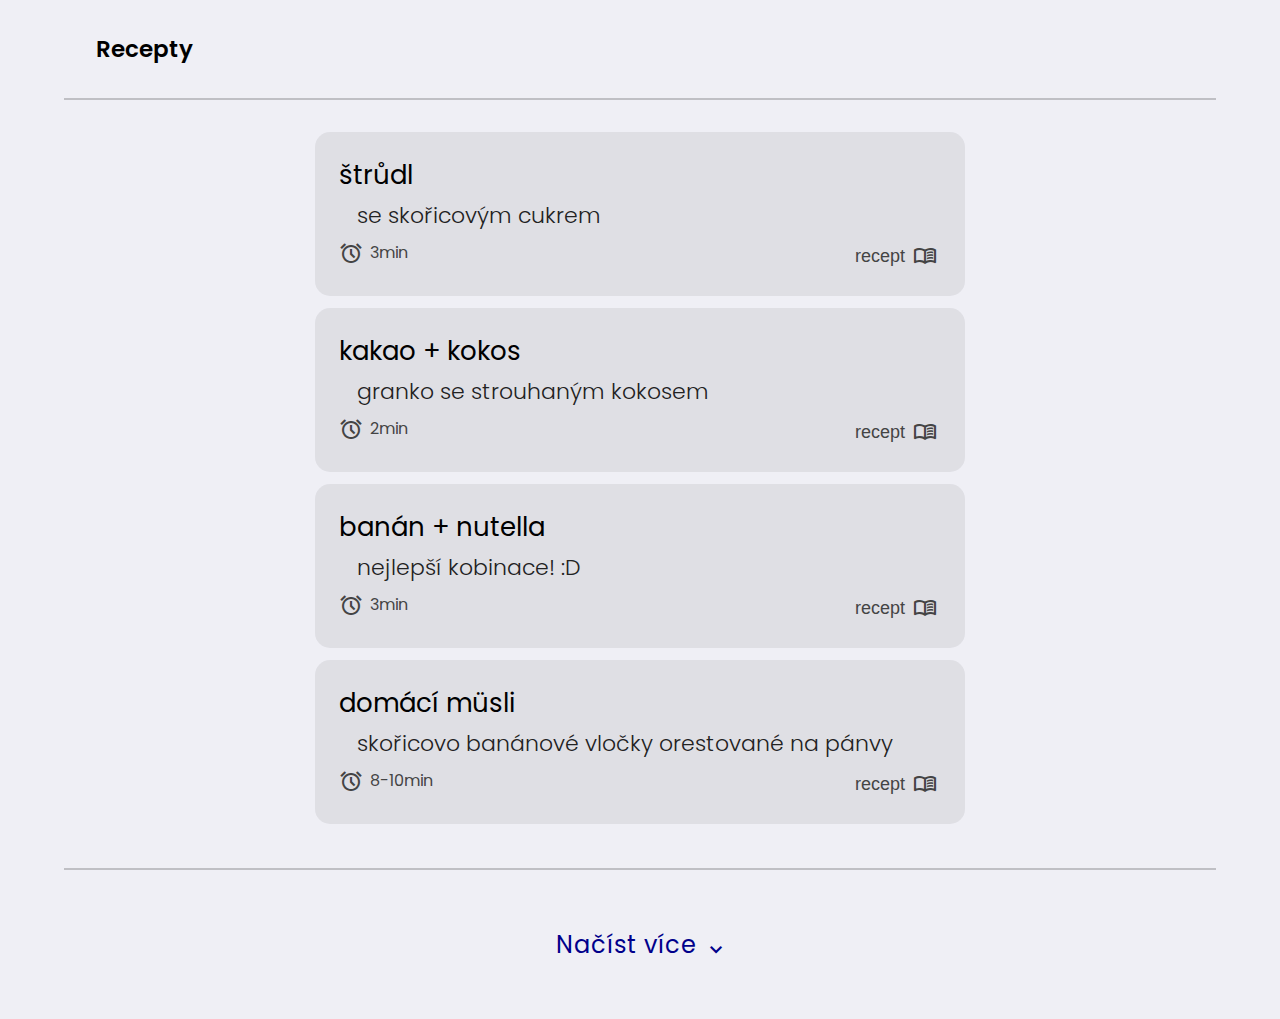
<file: index.html>
<!DOCTYPE html>
<html lang="en">

<head>
    <meta charset="UTF-8">
    <meta http-equiv="X-UA-Compatible" content="IE=edge">
    <meta name="viewport" content="width=device-width, initial-scale=1.0">
    <title>Repecty na vločky</title>
    <script src="recepty_dev.js"></script>
    <script src="script.js"></script>
    <link rel="stylesheet" href="style.css">
    <link rel="stylesheet" href="recept.css">
    <link rel="stylesheet"
        href="https://fonts.googleapis.com/css2?family=Material+Symbols+Outlined:opsz,wght,FILL,GRAD@20..48,100..700,0..1,-50..200" />
    <link rel="preconnect" href="https://fonts.googleapis.com">
    <link rel="preconnect" href="https://fonts.gstatic.com" crossorigin>

</head>

<body>
    <div class="receptTier" id="receptTier">
    </div>
    <div class="topTier" id="topTier">
        <header>
            <div class="a1">
                <a href="./"><span class="title1">Recepty</span></a>
            </div>
        </header>
        <main>
            <div class="containerList">
                <div id="containerList">
                    načítání...
                </div>
    
                <div class="header2">
                    <span class="toJeVse" id="toJeVse">
                        <span class="load_next matText" onclick="loadNext()">
                            <span class="span2">Načíst více</span>
                            <span class="material-symbols-outlined">expand_more</span>
                        </span>
                    </span>
                </div>
            </div>
        </main>
    </div>
</body>

</html>
</file>
<file: style.css>
@import url('https://fonts.googleapis.com/css2?family=Lato:wght@300;400&family=Poppins:ital,wght@0,300;0,400;1,400;1,600&display=swap');


body {
    padding: 0;
    margin: 0;
    font-family: 'Poppins', sans-serif;
    text-align: center;
    background: #efeff5;
}

.receptTier {
    color: #000;
    width: 100vw;
}

header {
    padding: 32px;
    display: inline-flex;
    width: 85%;
    border-bottom: #0003 2px solid;
    font-size: 23px;
}
.vsechnoTu {
    color: #222;
    font-size: 26px;
}
.header2 {
    padding: 32px;
    margin-top: 32px;
    display: inline-block;
    width: 85%;
    border-top: #0003 2px solid;
    font-size: 23px;
}
.title1 {
    font-weight: 600;
}

.title2 {
    margin-left: 32px;
}

a {
    text-decoration: none;
    color: initial;
}

.a2 {
    margin-right: 32px;
    width: 100%;
    display: inline-flex;
    justify-content: end;
}



main {
    margin-top: 32px;
    display: inline-flex;
    justify-content: center;
    text-align: center;
    width: 100%;
}

.containerList {
    text-align: center;
    width: 100%;
}

.containerJeden {
    display: inline-block;
    text-align: start;
    padding: 24px;
    background: #0001;
    /*border: #0003 1px solid;*/
    box-sizing: border-box;
    border-radius: 15px;
    width: 90%;
    max-width: 650px;
    margin-bottom: 12px;
    transition: 250ms;
}


.matText {    
    margin-top: 8px;
    height: 30px;
    height: 100%;
    display: inline-flex;
    justify-content: center;
    align-items: center;
    vertical-align: middle;
}

.matText .span2 {
    margin-left: 3px;
    display: inline-block;
    text-align: center;
}

.title3 {
    color: #000;
    font-size: 26px;
}

.title4 {
    font-weight: 300;
    margin-top: 4px;
    color: #222;
    font-size: 22px;
    margin-left: 18px;
}
.material-symbols-outlined {
    user-select: none;
    vertical-align: bottom
}

.title5 {
    margin-top: 8px;
    height: 30px;
    height: 100%;
    display: inline-flex;
    justify-content: center;
    align-items: center;
    color: #444;
    vertical-align: middle;
}
.title5 .span2 {
    margin-left: 3px;
    display: inline-block;
    text-align: center;
}

.title6 {
    margin-top: 8px;
    display: inline-flex;
    color: #444;
    vertical-align: middle;
}

.tt {
    display: block;
    
}

.titles {
    width: 100%;
    display: flex;
    justify-content: end;
}


.titlesn {
    width: 50%;
}
.titles2 {
    text-align: end;
}

.barva2 {
    color: firebrick;
    font-style: italic;
}

b3 {
    color: darkblue;
    font-style: italic;
}



.receptBtn {

    cursor: pointer;
    border: none;
    background: transparent;
    font-size: 18px;
    padding: 4px;
    color: #444;
    margin-top: 8px;
    display: inline-flex;
    justify-content: center;
    align-items: center;
    vertical-align: middle;
    transition: 250ms;
}

.receptBtn .span2 {
    margin-right: 8px;
}

.receptBtn:hover {
    padding-left: 16px;
    color: #222;
}


.load_next {
    color: darkblue;
    letter-spacing: 1px;
    font-size: 24px;
    display: inline-block;
    margin: 25px;
    cursor: pointer;
    transition: 200ms;
}


.load_next:hover {
    color: #226;
}


.receptContainer {
    margin-top: 12px;
    border-top: #0003 2px solid;
    display: block;
}

.receptRadek {
    display: flex;
    color: #222;
    margin-bottom: 12px;
}


tecka {
    user-select: none;
    display: inline-block;
    margin-right: 6px;
    height: 100%;
    color: #000;
}
</file>
<file: recept.css>
hlavni {
    text-align: center;
    display: block;
    width: 100%;
    margin: 0;
    padding: 0;
    color: #222;
    font-family: 'Poppins' sans-serif;
}

mains {
    display: inline-block;
    text-align: start;
    width: 85%;
    margin-bottom: 141px;
}

spodni {
    bottom: 0;
    position: fixed;
    width: 100%;
    display: block;
    background: #efeff5;
}

.cudlik {
    font-family: 'Poopins' sans-serif;
    letter-spacing: 2px;
    cursor: pointer;
    border: none;
    color: white;
    background: hsl(127, 61%, 45%);
    max-width: 750px;
    width: 85%;
    border-radius: 40px;
    padding-top: 12px;
    padding-bottom: 12px;
    margin: 40px;
    font-size: 32px;
    transition: 250ms;
}

.cudlik:hover {
    /* letter-spacing: 5px; */
    background: hsl(127, 61%, 50%);
}

.podtitle {
    letter-spacing: 1px;
    font-family: 'Lato' sans-serif;
    font-weight: 400;
    color: darkblue;
}

.velce {
    display: inline-flex;
    color: #222;
    font-weight: 600;
    margin-left: 16px;
    margin-right: 16px;
}

.vlc {
    width: 180px;
    display: inline-block;
    text-align: end;
}

.mlc {
    width: 100%;
    display: inline-block;
    text-align: start;
}

.content {

    display: inline-block;
    text-align: start;
    color: #000;
    font-weight: 600;
}

.hd {
    letter-spacing: 3px;
    font-size: 24px;
    font-weight: 600;
}

.radek {

    display: flex;
    color: #222;
    margin-bottom: 12px;
}

.radek2 {
    justify-content: right;
    display: flex;
    text-align: right;
    width: 100%;
    color: #222;
    margin-bottom: 12px;
}

.tecka {
    user-select: none;
    display: inline-block;
    margin-right: 6px;
    height: 100%;
    color: darkblue;
}
</file>
